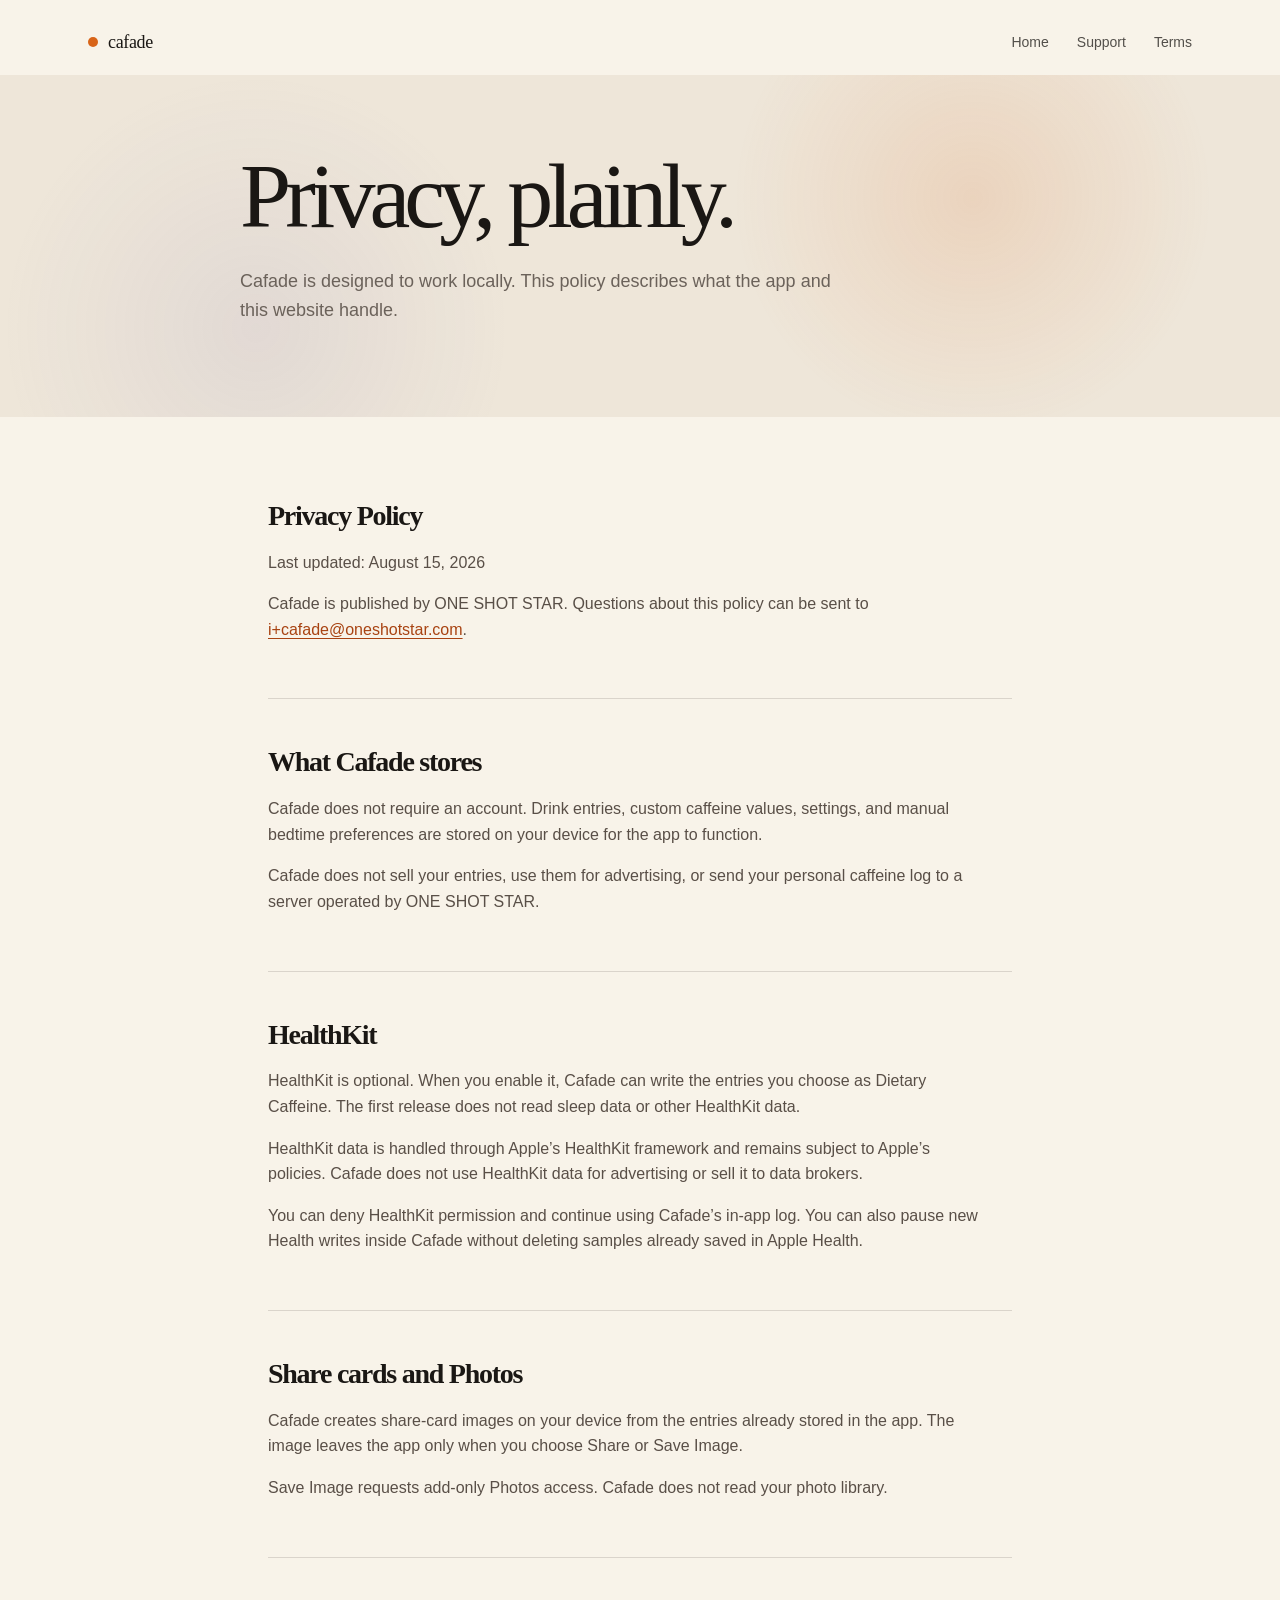
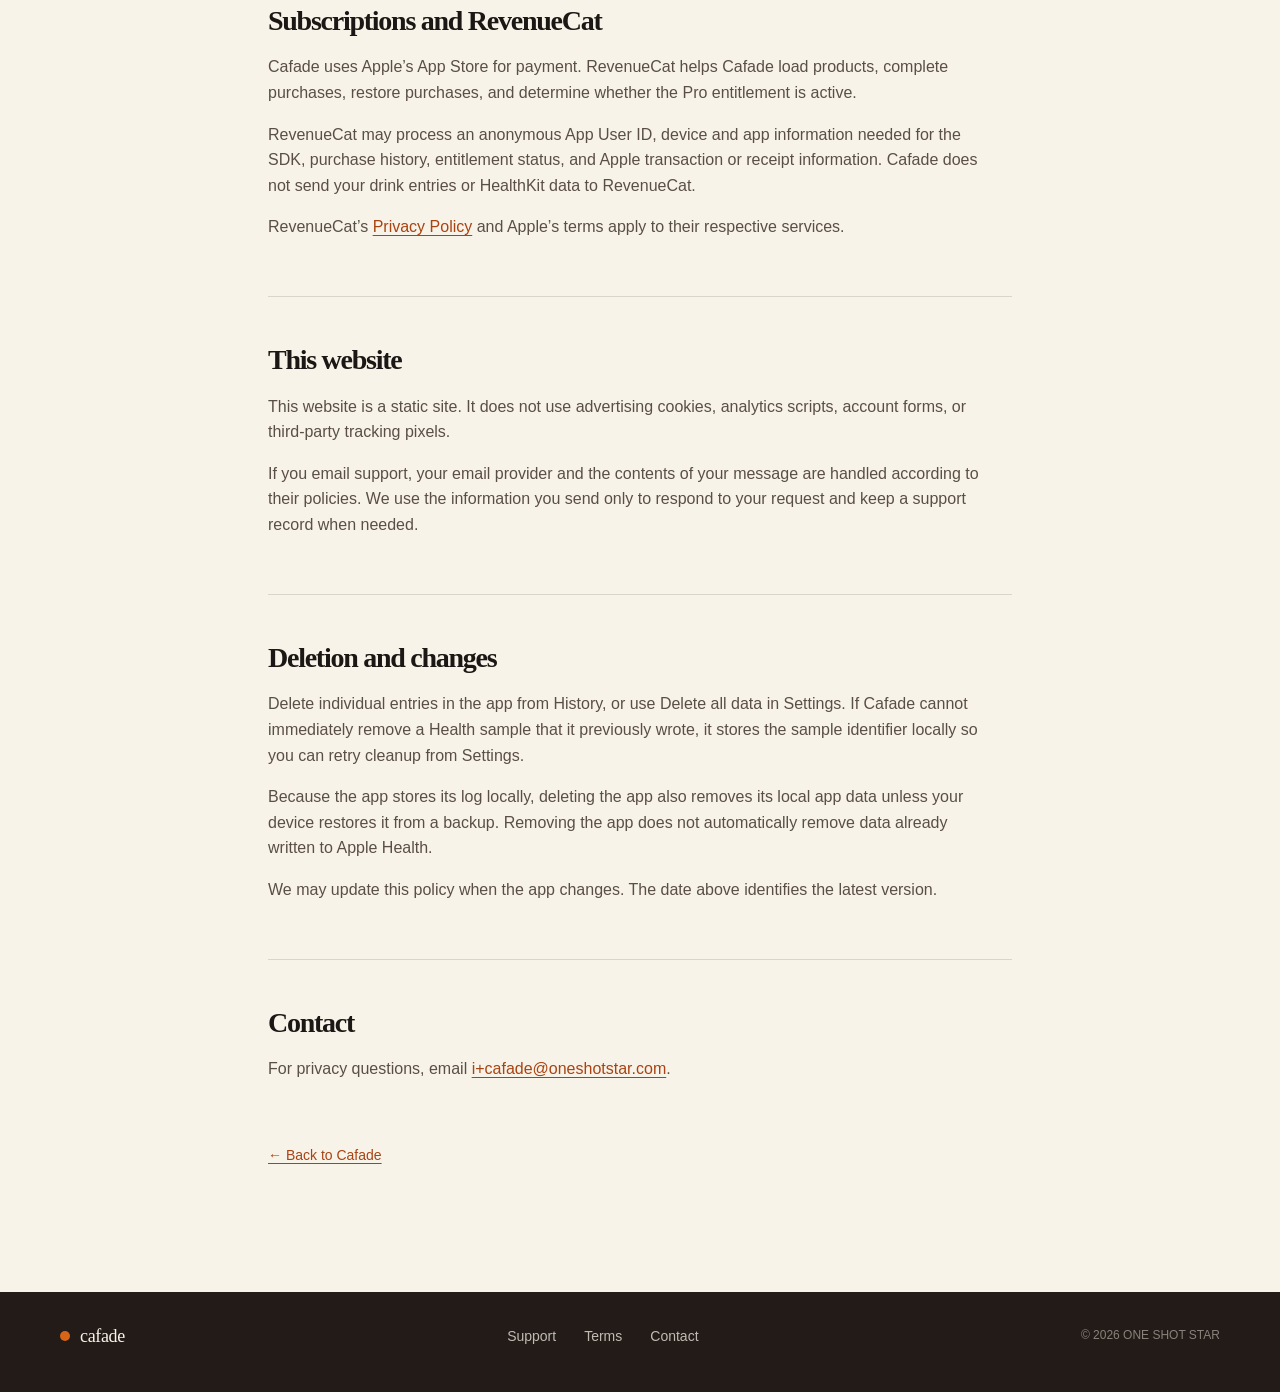
<file: site/privacy/index.html>
<!doctype html>
<html lang="en">
  <head>
    <meta charset="utf-8" />
    <meta name="viewport" content="width=device-width, initial-scale=1" />
    <meta name="theme-color" content="#f8f3e9" />
    <meta name="description" content="Cafade Privacy Policy." />
    <link rel="canonical" href="https://cafade.oneshotstar.com/privacy/" />
    <title>Privacy Policy — Cafade</title>
    <link rel="icon" href="/assets/app-icon.png" type="image/png" />
    <link rel="stylesheet" href="../styles.css" />
  </head>
  <body>
    <header class="site-header">
      <a class="brand" href="/"><span class="brand-mark" aria-hidden="true"></span>cafade</a>
      <nav class="site-nav" aria-label="Primary navigation">
        <a href="/">Home</a>
        <a href="/support/">Support</a>
        <a href="/terms/">Terms</a>
      </nav>
    </header>
    <main class="page-main">
      <section class="page-hero">
        <div class="page-hero-inner">
          <h1>Privacy, plainly.</h1>
          <p>Cafade is designed to work locally. This policy describes what the app and this website handle.</p>
        </div>
      </section>
      <article class="legal-content">
        <section>
          <h2>Privacy Policy</h2>
          <p>Last updated: August 15, 2026</p>
          <p>Cafade is published by ONE SHOT STAR. Questions about this policy can be sent to <a href="mailto:i+cafade@oneshotstar.com">i+cafade@oneshotstar.com</a>.</p>
        </section>
        <section>
          <h2>What Cafade stores</h2>
          <p>Cafade does not require an account. Drink entries, custom caffeine values, settings, and manual bedtime preferences are stored on your device for the app to function.</p>
          <p>Cafade does not sell your entries, use them for advertising, or send your personal caffeine log to a server operated by ONE SHOT STAR.</p>
        </section>
        <section>
          <h2>HealthKit</h2>
          <p>HealthKit is optional. When you enable it, Cafade can write the entries you choose as Dietary Caffeine. The first release does not read sleep data or other HealthKit data.</p>
          <p>HealthKit data is handled through Apple’s HealthKit framework and remains subject to Apple’s policies. Cafade does not use HealthKit data for advertising or sell it to data brokers.</p>
          <p>You can deny HealthKit permission and continue using Cafade’s in-app log. You can also pause new Health writes inside Cafade without deleting samples already saved in Apple Health.</p>
        </section>
        <section>
          <h2>Share cards and Photos</h2>
          <p>Cafade creates share-card images on your device from the entries already stored in the app. The image leaves the app only when you choose Share or Save Image.</p>
          <p>Save Image requests add-only Photos access. Cafade does not read your photo library.</p>
        </section>
        <section>
          <h2>Subscriptions and RevenueCat</h2>
          <p>Cafade uses Apple’s App Store for payment. RevenueCat helps Cafade load products, complete purchases, restore purchases, and determine whether the Pro entitlement is active.</p>
          <p>RevenueCat may process an anonymous App User ID, device and app information needed for the SDK, purchase history, entitlement status, and Apple transaction or receipt information. Cafade does not send your drink entries or HealthKit data to RevenueCat.</p>
          <p>RevenueCat’s <a href="https://www.revenuecat.com/privacy/" target="_blank" rel="noreferrer">Privacy Policy</a> and Apple’s terms apply to their respective services.</p>
        </section>
        <section>
          <h2>This website</h2>
          <p>This website is a static site. It does not use advertising cookies, analytics scripts, account forms, or third-party tracking pixels.</p>
          <p>If you email support, your email provider and the contents of your message are handled according to their policies. We use the information you send only to respond to your request and keep a support record when needed.</p>
        </section>
        <section>
          <h2>Deletion and changes</h2>
          <p>Delete individual entries in the app from History, or use Delete all data in Settings. If Cafade cannot immediately remove a Health sample that it previously wrote, it stores the sample identifier locally so you can retry cleanup from Settings.</p>
          <p>Because the app stores its log locally, deleting the app also removes its local app data unless your device restores it from a backup. Removing the app does not automatically remove data already written to Apple Health.</p>
          <p>We may update this policy when the app changes. The date above identifies the latest version.</p>
        </section>
        <section>
          <h2>Contact</h2>
          <p>For privacy questions, email <a href="mailto:i+cafade@oneshotstar.com">i+cafade@oneshotstar.com</a>.</p>
        </section>
        <a class="back-link" href="/">← Back to Cafade</a>
      </article>
    </main>
    <footer class="site-footer">
      <div class="footer-inner">
        <a class="brand" href="/"><span class="brand-mark" aria-hidden="true"></span>cafade</a>
        <div class="site-nav" aria-label="Footer navigation"><a href="/support/">Support</a><a href="/terms/">Terms</a><a href="mailto:i+cafade@oneshotstar.com">Contact</a></div>
        <span class="footer-meta">© 2026 ONE SHOT STAR</span>
      </div>
    </footer>
  </body>
</html>
</file>
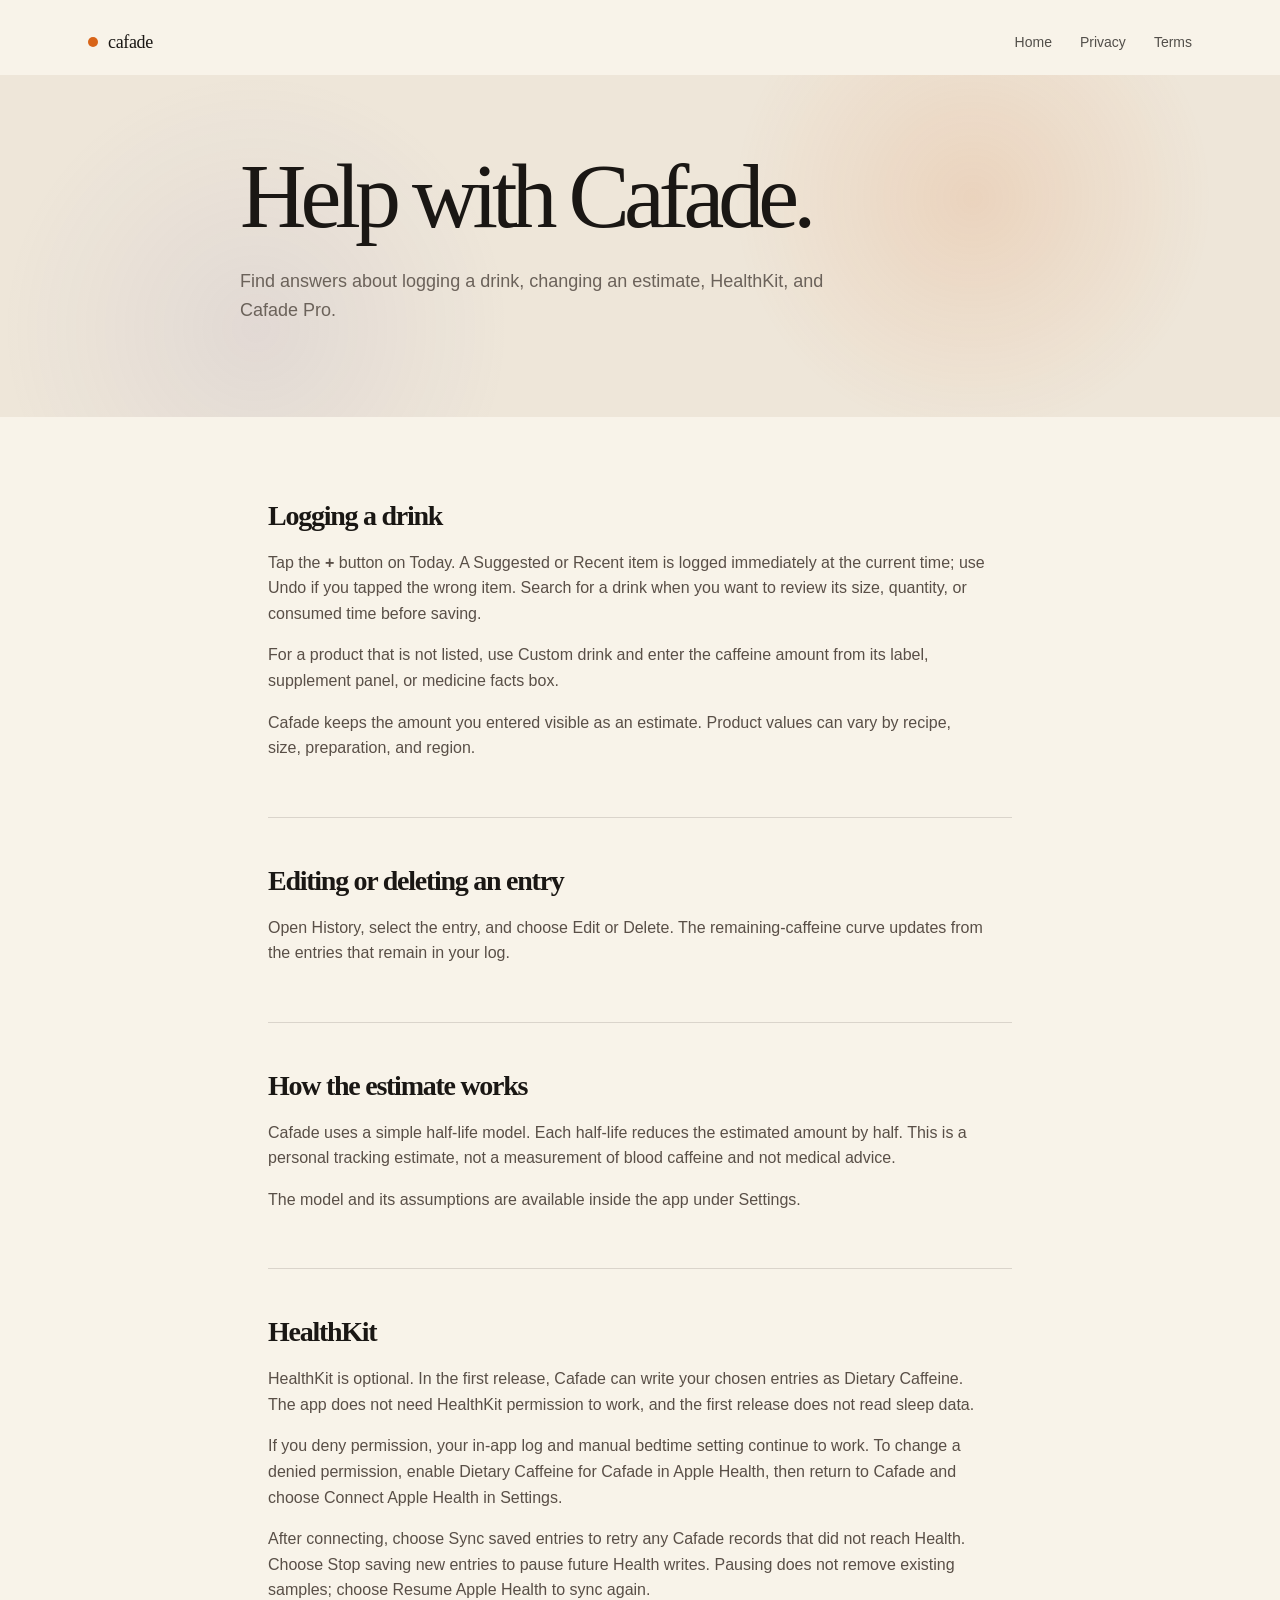
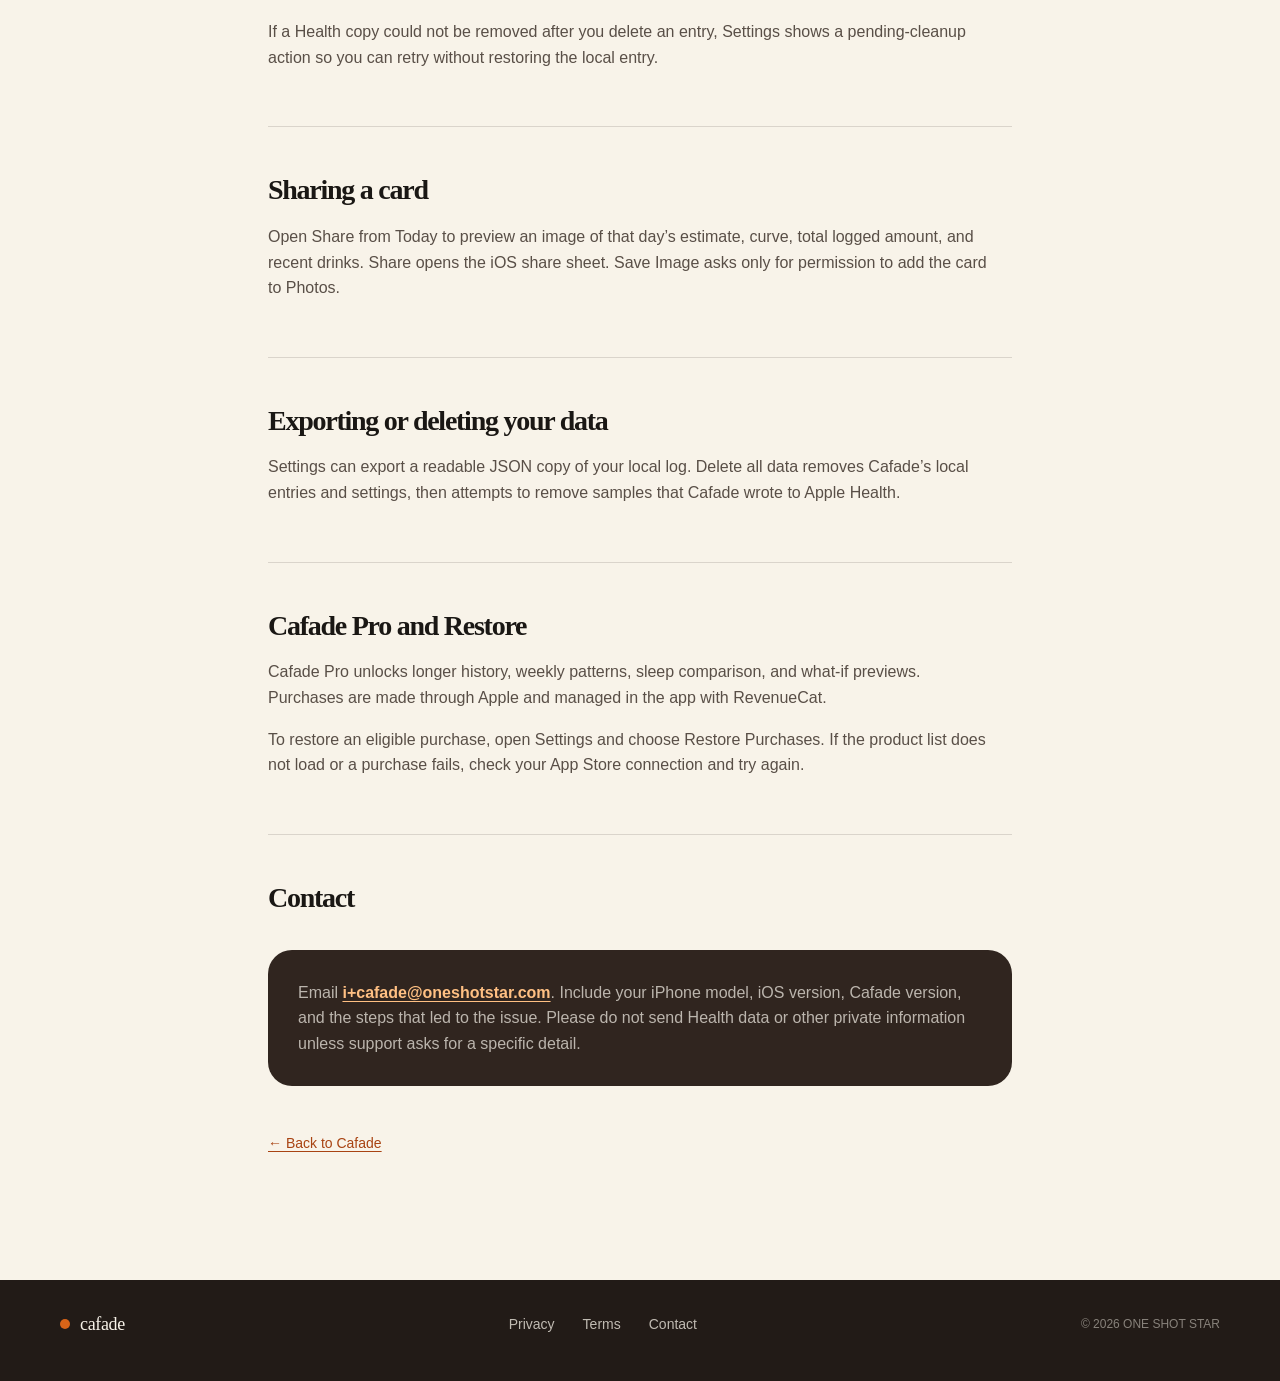
<file: site/support/index.html>
<!doctype html>
<html lang="en">
  <head>
    <meta charset="utf-8" />
    <meta name="viewport" content="width=device-width, initial-scale=1" />
    <meta name="theme-color" content="#f8f3e9" />
    <meta name="description" content="Support for Cafade." />
    <link rel="canonical" href="https://cafade.oneshotstar.com/support/" />
    <title>Support — Cafade</title>
    <link rel="icon" href="/assets/app-icon.png" type="image/png" />
    <link rel="stylesheet" href="../styles.css" />
  </head>
  <body>
    <header class="site-header">
      <a class="brand" href="/"><span class="brand-mark" aria-hidden="true"></span>cafade</a>
      <nav class="site-nav" aria-label="Primary navigation">
        <a href="/">Home</a>
        <a href="/privacy/">Privacy</a>
        <a href="/terms/">Terms</a>
      </nav>
    </header>
    <main class="page-main">
      <section class="page-hero">
        <div class="page-hero-inner">
          <h1>Help with Cafade.</h1>
          <p>Find answers about logging a drink, changing an estimate, HealthKit, and Cafade Pro.</p>
        </div>
      </section>
      <div class="legal-content">
        <section>
          <h2>Logging a drink</h2>
          <p>Tap the <strong>+</strong> button on Today. A Suggested or Recent item is logged immediately at the current time; use Undo if you tapped the wrong item. Search for a drink when you want to review its size, quantity, or consumed time before saving.</p>
          <p>For a product that is not listed, use Custom drink and enter the caffeine amount from its label, supplement panel, or medicine facts box.</p>
          <p>Cafade keeps the amount you entered visible as an estimate. Product values can vary by recipe, size, preparation, and region.</p>
        </section>
        <section>
          <h2>Editing or deleting an entry</h2>
          <p>Open History, select the entry, and choose Edit or Delete. The remaining-caffeine curve updates from the entries that remain in your log.</p>
        </section>
        <section>
          <h2>How the estimate works</h2>
          <p>Cafade uses a simple half-life model. Each half-life reduces the estimated amount by half. This is a personal tracking estimate, not a measurement of blood caffeine and not medical advice.</p>
          <p>The model and its assumptions are available inside the app under Settings.</p>
        </section>
        <section>
          <h2>HealthKit</h2>
          <p>HealthKit is optional. In the first release, Cafade can write your chosen entries as Dietary Caffeine. The app does not need HealthKit permission to work, and the first release does not read sleep data.</p>
          <p>If you deny permission, your in-app log and manual bedtime setting continue to work. To change a denied permission, enable Dietary Caffeine for Cafade in Apple Health, then return to Cafade and choose Connect Apple Health in Settings.</p>
          <p>After connecting, choose Sync saved entries to retry any Cafade records that did not reach Health. Choose Stop saving new entries to pause future Health writes. Pausing does not remove existing samples; choose Resume Apple Health to sync again.</p>
          <p>If a Health copy could not be removed after you delete an entry, Settings shows a pending-cleanup action so you can retry without restoring the local entry.</p>
        </section>
        <section>
          <h2>Sharing a card</h2>
          <p>Open Share from Today to preview an image of that day’s estimate, curve, total logged amount, and recent drinks. Share opens the iOS share sheet. Save Image asks only for permission to add the card to Photos.</p>
        </section>
        <section>
          <h2>Exporting or deleting your data</h2>
          <p>Settings can export a readable JSON copy of your local log. Delete all data removes Cafade’s local entries and settings, then attempts to remove samples that Cafade wrote to Apple Health.</p>
        </section>
        <section>
          <h2>Cafade Pro and Restore</h2>
          <p>Cafade Pro unlocks longer history, weekly patterns, sleep comparison, and what-if previews. Purchases are made through Apple and managed in the app with RevenueCat.</p>
          <p>To restore an eligible purchase, open Settings and choose Restore Purchases. If the product list does not load or a purchase fails, check your App Store connection and try again.</p>
        </section>
        <section>
          <h2>Contact</h2>
          <div class="contact-block">
            <p>Email <a href="mailto:i+cafade@oneshotstar.com">i+cafade@oneshotstar.com</a>. Include your iPhone model, iOS version, Cafade version, and the steps that led to the issue. Please do not send Health data or other private information unless support asks for a specific detail.</p>
          </div>
        </section>
        <a class="back-link" href="/">← Back to Cafade</a>
      </div>
    </main>
    <footer class="site-footer">
      <div class="footer-inner">
        <a class="brand" href="/"><span class="brand-mark" aria-hidden="true"></span>cafade</a>
        <div class="site-nav" aria-label="Footer navigation"><a href="/privacy/">Privacy</a><a href="/terms/">Terms</a><a href="mailto:i+cafade@oneshotstar.com">Contact</a></div>
        <span class="footer-meta">© 2026 ONE SHOT STAR</span>
      </div>
    </footer>
  </body>
</html>
</file>
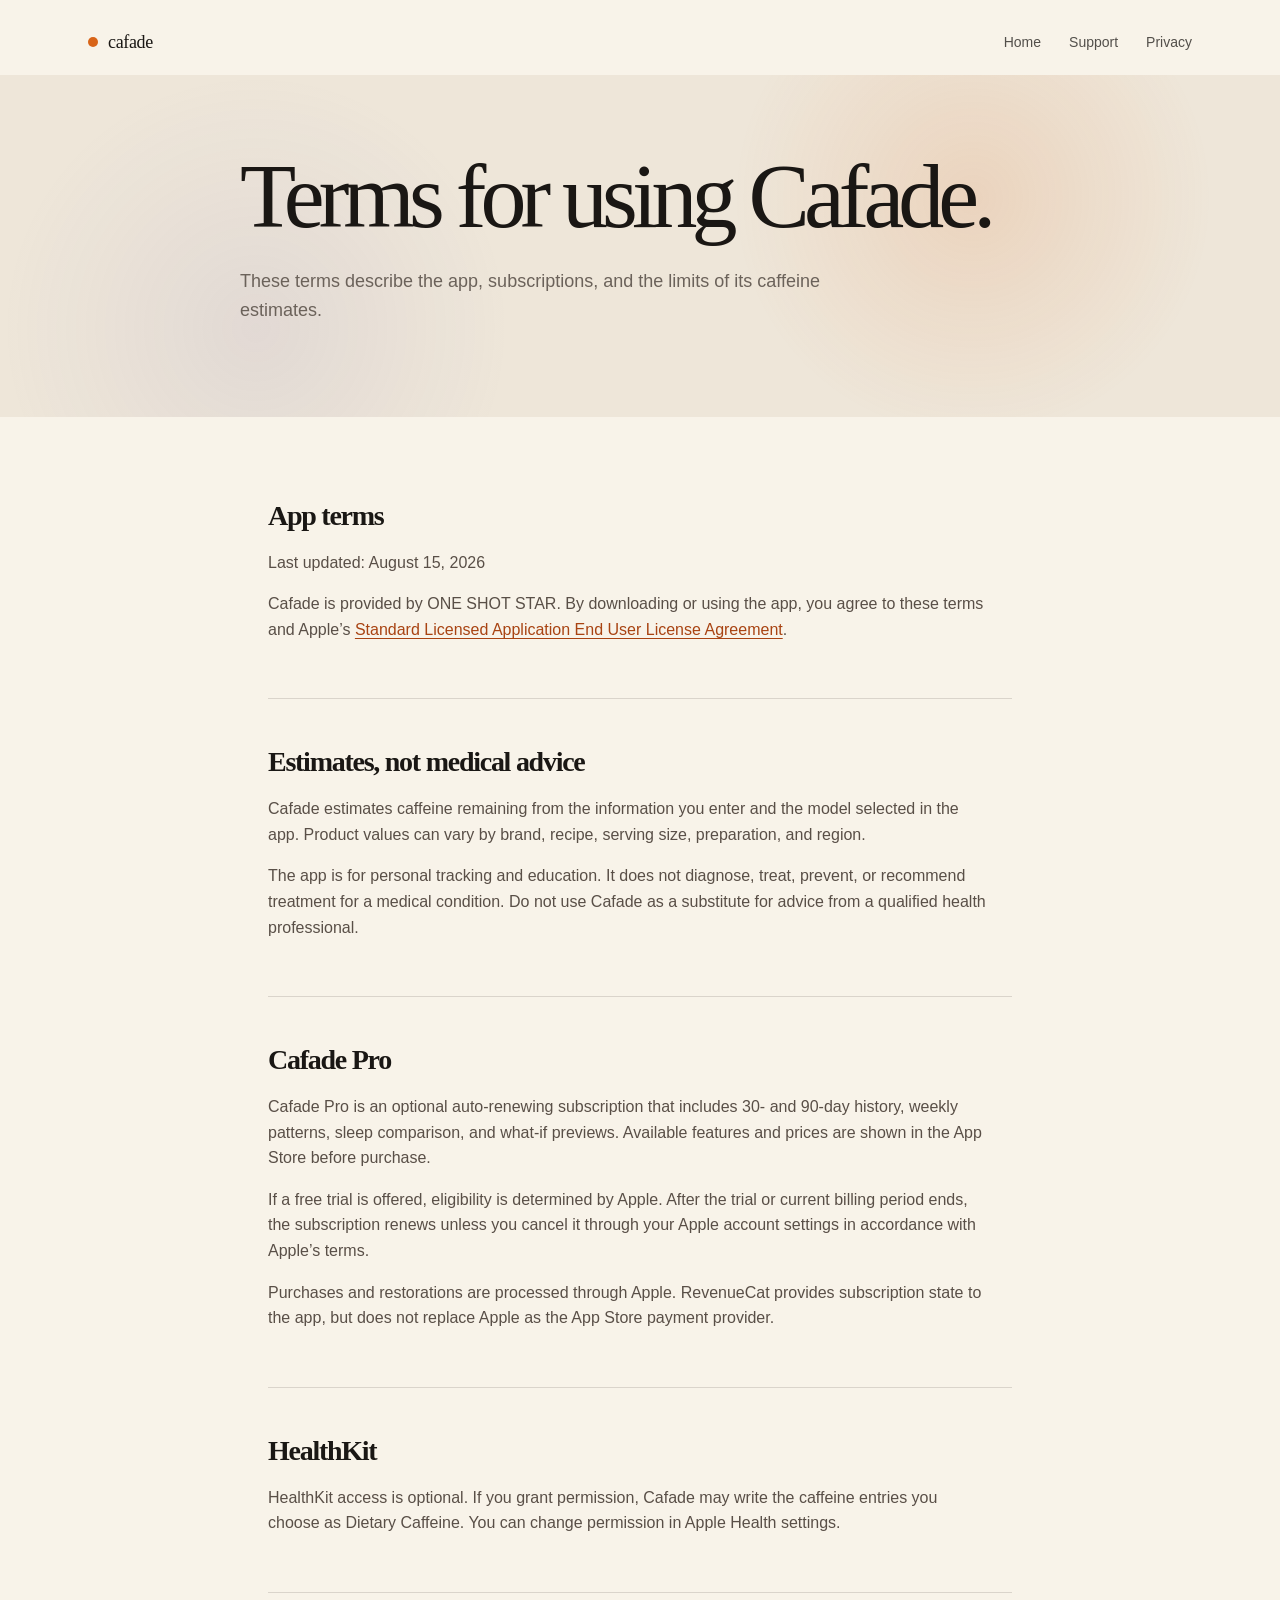
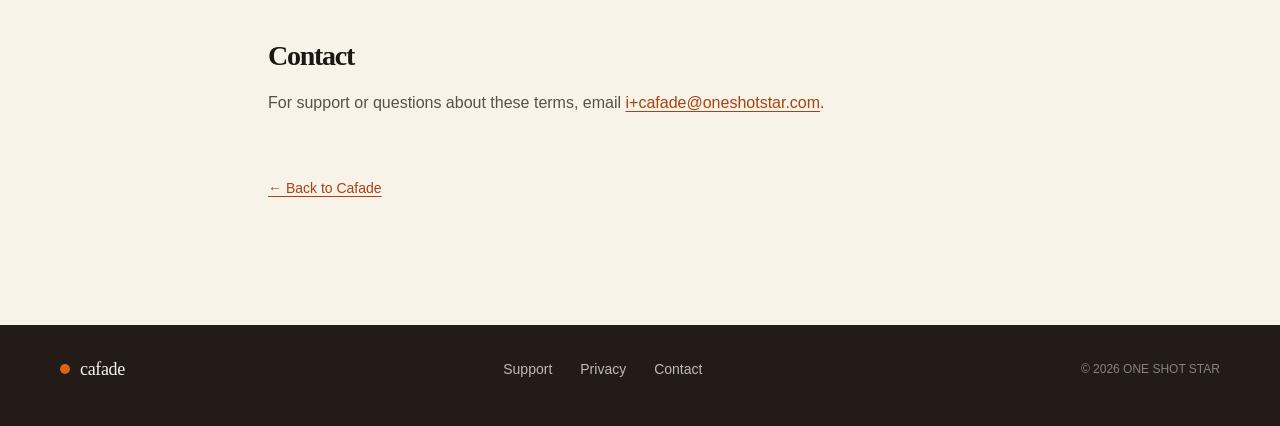
<file: site/terms/index.html>
<!doctype html>
<html lang="en">
  <head>
    <meta charset="utf-8" />
    <meta name="viewport" content="width=device-width, initial-scale=1" />
    <meta name="theme-color" content="#f8f3e9" />
    <meta name="description" content="Terms of Use for Cafade." />
    <link rel="canonical" href="https://cafade.oneshotstar.com/terms/" />
    <title>Terms of Use — Cafade</title>
    <link rel="icon" href="/assets/app-icon.png" type="image/png" />
    <link rel="stylesheet" href="../styles.css" />
  </head>
  <body>
    <header class="site-header">
      <a class="brand" href="/"><span class="brand-mark" aria-hidden="true"></span>cafade</a>
      <nav class="site-nav" aria-label="Primary navigation">
        <a href="/">Home</a>
        <a href="/support/">Support</a>
        <a href="/privacy/">Privacy</a>
      </nav>
    </header>
    <main class="page-main">
      <section class="page-hero">
        <div class="page-hero-inner">
          <h1>Terms for using Cafade.</h1>
          <p>These terms describe the app, subscriptions, and the limits of its caffeine estimates.</p>
        </div>
      </section>
      <article class="legal-content">
        <section>
          <h2>App terms</h2>
          <p>Last updated: August 15, 2026</p>
          <p>Cafade is provided by ONE SHOT STAR. By downloading or using the app, you agree to these terms and Apple’s <a href="https://www.apple.com/legal/internet-services/itunes/dev/stdeula/" target="_blank" rel="noreferrer">Standard Licensed Application End User License Agreement</a>.</p>
        </section>
        <section>
          <h2>Estimates, not medical advice</h2>
          <p>Cafade estimates caffeine remaining from the information you enter and the model selected in the app. Product values can vary by brand, recipe, serving size, preparation, and region.</p>
          <p>The app is for personal tracking and education. It does not diagnose, treat, prevent, or recommend treatment for a medical condition. Do not use Cafade as a substitute for advice from a qualified health professional.</p>
        </section>
        <section>
          <h2>Cafade Pro</h2>
          <p>Cafade Pro is an optional auto-renewing subscription that includes 30- and 90-day history, weekly patterns, sleep comparison, and what-if previews. Available features and prices are shown in the App Store before purchase.</p>
          <p>If a free trial is offered, eligibility is determined by Apple. After the trial or current billing period ends, the subscription renews unless you cancel it through your Apple account settings in accordance with Apple’s terms.</p>
          <p>Purchases and restorations are processed through Apple. RevenueCat provides subscription state to the app, but does not replace Apple as the App Store payment provider.</p>
        </section>
        <section>
          <h2>HealthKit</h2>
          <p>HealthKit access is optional. If you grant permission, Cafade may write the caffeine entries you choose as Dietary Caffeine. You can change permission in Apple Health settings.</p>
        </section>
        <section>
          <h2>Contact</h2>
          <p>For support or questions about these terms, email <a href="mailto:i+cafade@oneshotstar.com">i+cafade@oneshotstar.com</a>.</p>
        </section>
        <a class="back-link" href="/">← Back to Cafade</a>
      </article>
    </main>
    <footer class="site-footer">
      <div class="footer-inner">
        <a class="brand" href="/"><span class="brand-mark" aria-hidden="true"></span>cafade</a>
        <div class="site-nav" aria-label="Footer navigation"><a href="/support/">Support</a><a href="/privacy/">Privacy</a><a href="mailto:i+cafade@oneshotstar.com">Contact</a></div>
        <span class="footer-meta">© 2026 ONE SHOT STAR</span>
      </div>
    </footer>
  </body>
</html>
</file>
<file: site/styles.css>
:root {
  --night: #221b17;
  --night-soft: #30251f;
  --paper: #f8f3e9;
  --paper-deep: #eee6d9;
  --ink: #1a1714;
  --muted: #6b625a;
  --line: rgba(35, 27, 22, 0.14);
  --line-dark: rgba(248, 243, 233, 0.18);
  --saffron: #d86418;
  --coffee: #a84312;
  --lavender: #7469a8;
  --ice: #596fae;
  --coral: #b74427;
  --max: 1160px;
  --radius: 24px;
}

* {
  box-sizing: border-box;
}

html {
  scroll-behavior: smooth;
}

body {
  margin: 0;
  background: var(--paper);
  color: var(--ink);
  font-family: Inter, ui-sans-serif, -apple-system, BlinkMacSystemFont, "SF Pro Display", "Helvetica Neue", Arial, sans-serif;
  font-size: 16px;
  line-height: 1.6;
  text-rendering: optimizeLegibility;
}

img {
  display: block;
  max-width: 100%;
}

a {
  color: inherit;
}

.site-header {
  align-items: center;
  display: flex;
  justify-content: space-between;
  margin: 0 auto;
  max-width: var(--max);
  padding: 28px 28px 18px;
}

.site-header.dark {
  color: var(--ink);
}

.brand {
  align-items: center;
  display: inline-flex;
  font-size: 18px;
  font-family: Georgia, "Times New Roman", serif;
  font-weight: 500;
  gap: 10px;
  letter-spacing: -0.02em;
  text-decoration: none;
}

.brand-mark {
  background: var(--saffron);
  border-radius: 50%;
  display: inline-block;
  height: 10px;
  width: 10px;
}

.site-nav {
  align-items: center;
  display: flex;
  font-size: 14px;
  gap: 28px;
}

.site-nav a {
  opacity: 0.74;
  text-decoration: none;
  white-space: nowrap;
  transition: opacity 160ms ease, color 160ms ease;
}

.site-nav a:hover,
.site-nav a:focus-visible {
  opacity: 1;
}

.hero {
  background:
    radial-gradient(circle at 78% 38%, rgba(216, 100, 24, 0.14), transparent 28%),
    radial-gradient(circle at 70% 70%, rgba(116, 105, 168, 0.13), transparent 24%),
    var(--paper);
  color: var(--ink);
  min-height: 720px;
  overflow: hidden;
}

.hero-inner {
  align-items: start;
  display: grid;
  gap: 48px;
  grid-template-columns: minmax(0, 1.05fr) minmax(390px, 0.95fr);
  margin: 0 auto;
  max-width: var(--max);
  padding: 70px 28px 92px;
}

.hero-copy h1 {
  font-family: Georgia, "Times New Roman", serif;
  font-size: clamp(58px, 8vw, 112px);
  font-weight: 400;
  letter-spacing: -0.07em;
  line-height: 0.94;
  margin: 0;
  max-width: 650px;
}

.hero-copy h1 span {
  color: var(--coffee);
  white-space: nowrap;
}

.hero-copy p {
  max-width: 450px;
}

.hero-lede {
  color: var(--muted);
  font-size: 19px;
  margin: 36px 0 0;
}

.hero-actions {
  align-items: center;
  display: flex;
  flex-wrap: wrap;
  gap: 18px;
  margin-top: 34px;
}

.app-store-badge {
  display: inline-block;
  line-height: 0;
}

.app-store-badge img {
  display: block;
  height: 60px;
  width: auto;
}

.app-store-badge:focus-visible {
  border-radius: 8px;
}

.button {
  align-items: center;
  background: var(--ink);
  border: 1px solid var(--ink);
  border-radius: 999px;
  color: var(--paper);
  display: inline-flex;
  font-size: 14px;
  font-weight: 700;
  justify-content: center;
  min-height: 48px;
  padding: 0 22px;
  text-decoration: none;
  transition: background 160ms ease, border-color 160ms ease, color 160ms ease, transform 160ms ease;
}

.button:hover,
.button:focus-visible {
  background: var(--coffee);
  border-color: var(--coffee);
  transform: translateY(-1px);
}

.button.quiet {
  background: transparent;
  border-color: rgba(26, 23, 20, 0.28);
  color: var(--ink);
}

.button.quiet:hover,
.button.quiet:focus-visible {
  border-color: var(--ink);
}

.hero-note {
  color: var(--muted);
  font-size: 12px;
  margin: 22px 0 0;
}

.hero-visual {
  min-height: 650px;
  margin: 0;
  position: relative;
}

.hero-visual::before {
  border: 1px solid rgba(168, 67, 18, 0.18);
  border-radius: 50%;
  content: "";
  height: 480px;
  left: 18%;
  position: absolute;
  top: -9%;
  width: 480px;
}

.hero-device-stack {
  height: 650px;
  margin: 0 auto;
  max-width: 520px;
  position: relative;
  width: 100%;
}

.hero-device {
  aspect-ratio: 442 / 960;
  background: #171310;
  border: 8px solid #171310;
  border-radius: 48px;
  box-shadow: 0 28px 90px rgba(69, 41, 26, 0.2);
  overflow: hidden;
  position: absolute;
}

.hero-device img {
  display: block;
  height: 100%;
  object-fit: cover;
  width: 100%;
}

.hero-device-back {
  opacity: 0.82;
  right: 30px;
  top: 12px;
  transform: rotate(7deg);
  width: 286px;
}

.hero-device-front {
  left: 54px;
  top: 48px;
  transform: rotate(-4deg);
  width: 304px;
}

.section {
  margin: 0 auto;
  max-width: var(--max);
  padding: 124px 28px;
}

.section-intro {
  align-items: start;
  display: grid;
  gap: 72px;
  grid-template-columns: minmax(150px, 0.4fr) minmax(0, 1fr);
}

.section-number {
  color: var(--coral);
  font-variant-numeric: tabular-nums;
  font-size: 13px;
  font-weight: 700;
  letter-spacing: 0.08em;
}

.section h2 {
  font-family: Georgia, "Times New Roman", serif;
  font-size: clamp(42px, 5vw, 76px);
  font-weight: 400;
  letter-spacing: -0.06em;
  line-height: 0.98;
  margin: 0;
  max-width: 700px;
}

.section-intro p {
  color: var(--muted);
  font-size: 18px;
  margin: 28px 0 0;
  max-width: 580px;
}

.feature-list {
  border-top: 1px solid var(--line);
  margin: 92px 0 0;
}

.feature-row {
  align-items: baseline;
  border-bottom: 1px solid var(--line);
  display: grid;
  gap: 36px;
  grid-template-columns: minmax(220px, 0.72fr) minmax(0, 1fr);
  padding: 30px 0 34px;
}

.feature-row h3 {
  font-family: Georgia, "Times New Roman", serif;
  font-size: clamp(22px, 2.5vw, 34px);
  font-weight: 400;
  letter-spacing: -0.04em;
  margin: 0;
}

.feature-row p {
  color: var(--muted);
  margin: 0;
  max-width: 560px;
}

.feature-index {
  color: var(--muted);
  display: block;
  font-size: 12px;
  letter-spacing: 0.08em;
  margin-bottom: 12px;
}

.dark-section {
  background:
    radial-gradient(circle at 10% 30%, rgba(116, 105, 168, 0.12), transparent 28%),
    var(--paper-deep);
  color: var(--ink);
}

.dark-section .section-intro p,
.dark-section .feature-row p {
  color: var(--muted);
}

.dark-section .feature-list,
.dark-section .feature-row {
  border-color: var(--line);
}

.dark-section .section-number,
.dark-section .feature-index {
  color: var(--lavender);
}

.pro-section {
  background: var(--night);
  color: var(--paper);
}

.pro-section .section-number,
.pro-kicker {
  color: #ffc083;
}

.pro-section .section-intro p,
.pro-copy p,
.pro-price small {
  color: rgba(248, 243, 233, 0.66);
}

.pro-offer {
  align-items: center;
  border-bottom: 1px solid var(--line-dark);
  border-top: 1px solid var(--line-dark);
  display: grid;
  gap: 48px;
  grid-template-columns: minmax(0, 1.15fr) minmax(240px, 0.85fr) auto;
  margin-top: 86px;
  padding: 32px 0 36px;
}

.pro-kicker {
  display: block;
  font-size: 12px;
  font-weight: 700;
  letter-spacing: 0.1em;
  margin-bottom: 14px;
}

.pro-copy h3 {
  font-family: Georgia, "Times New Roman", serif;
  font-size: clamp(28px, 3vw, 42px);
  font-weight: 400;
  letter-spacing: -0.05em;
  line-height: 1;
  margin: 0;
}

.pro-copy p {
  margin: 18px 0 0;
  max-width: 420px;
}

.pro-prices {
  display: grid;
  gap: 24px;
  grid-template-columns: repeat(2, minmax(0, 1fr));
}

.pro-price {
  border-left: 1px solid var(--line-dark);
  display: grid;
  gap: 3px;
  padding-left: 18px;
}

.pro-price span {
  color: rgba(248, 243, 233, 0.72);
  font-size: 13px;
  letter-spacing: 0.04em;
}

.pro-price strong {
  font-family: Georgia, "Times New Roman", serif;
  font-size: 30px;
  font-weight: 400;
  letter-spacing: -0.04em;
  line-height: 1;
}

.pro-price small {
  font-size: 12px;
}

.pro-section .button {
  background: var(--paper);
  border-color: var(--paper);
  color: var(--ink);
  white-space: nowrap;
}

.pro-section .button:hover,
.pro-section .button:focus-visible {
  background: #ffc083;
  border-color: #ffc083;
}

.closing {
  align-items: end;
  display: flex;
  gap: 48px;
  justify-content: space-between;
}

.closing p {
  color: var(--muted);
  margin: 20px 0 0;
  max-width: 480px;
}

.closing-actions {
  align-items: center;
  display: flex;
  flex-wrap: wrap;
  gap: 22px;
}

.inline-link {
  color: var(--ink);
  font-size: 14px;
  font-weight: 700;
  text-underline-offset: 4px;
  white-space: nowrap;
}

.site-footer {
  background: var(--night);
  color: var(--paper);
  padding: 30px 28px 42px;
}

.footer-inner {
  align-items: center;
  display: flex;
  gap: 28px;
  justify-content: space-between;
  margin: 0 auto;
  max-width: var(--max);
}

.footer-meta {
  color: rgba(246, 242, 233, 0.48);
  font-size: 12px;
}

.page-main {
  min-height: calc(100vh - 130px);
}

.page-hero {
  background:
    radial-gradient(circle at 76% 36%, rgba(216, 100, 24, 0.14), transparent 24%),
    radial-gradient(circle at 20% 74%, rgba(116, 105, 168, 0.10), transparent 24%),
    var(--paper-deep);
  color: var(--ink);
  padding: 78px 28px 92px;
}

.page-hero-inner,
.legal-content {
  margin: 0 auto;
  max-width: 800px;
}

.page-hero h1 {
  font-family: Georgia, "Times New Roman", serif;
  font-size: clamp(52px, 8vw, 92px);
  font-weight: 400;
  letter-spacing: -0.065em;
  line-height: 0.94;
  margin: 0;
}

.page-hero p {
  color: var(--muted);
  font-size: 18px;
  margin: 28px 0 0;
  max-width: 600px;
}

.legal-content {
  padding: 84px 28px 124px;
}

.legal-content section + section {
  border-top: 1px solid var(--line);
  margin-top: 56px;
  padding-top: 48px;
}

.legal-content h2 {
  font-family: Georgia, "Times New Roman", serif;
  font-size: 28px;
  letter-spacing: -0.045em;
  line-height: 1.1;
  margin: 0 0 18px;
}

.legal-content h3 {
  font-family: Georgia, "Times New Roman", serif;
  font-size: 19px;
  letter-spacing: -0.025em;
  margin: 32px 0 8px;
}

.legal-content p,
.legal-content li {
  color: #594f47;
  max-width: 720px;
}

.legal-content ul {
  padding-left: 20px;
}

.legal-content a {
  color: var(--coffee);
  text-underline-offset: 3px;
}

.contact-block {
  background: var(--night-soft);
  border-radius: var(--radius);
  color: var(--paper);
  margin-top: 36px;
  padding: 30px;
}

.contact-block p {
  color: rgba(246, 242, 233, 0.7);
  margin: 0;
}

.contact-block a {
  color: #ffc083;
  font-weight: 700;
}

.back-link {
  display: inline-block;
  font-size: 14px;
  margin-top: 46px;
}

:focus-visible {
  outline: 3px solid var(--saffron);
  outline-offset: 4px;
}

@media (max-width: 820px) {
  .site-header {
    padding: 22px 20px 14px;
  }

  .site-nav {
    gap: 16px;
  }

  .hero-inner {
    gap: 54px;
    grid-template-columns: 1fr;
    padding: 76px 20px 86px;
  }

  .hero-copy h1 span {
    white-space: normal;
  }

  .hero {
    min-height: 0;
  }

  .hero-visual {
    margin: 0 -8px;
    min-height: 580px;
  }

  .hero-visual::before {
    height: 340px;
    left: 20%;
    top: -10%;
    width: 340px;
  }

  .hero-device-stack {
    height: 580px;
    max-width: 360px;
  }

  .hero-device {
    border-radius: 38px;
    border-width: 7px;
  }

  .hero-device-back {
    right: 22px;
    top: 10px;
    width: 220px;
  }

  .hero-device-front {
    left: 34px;
    top: 38px;
    width: 236px;
  }

  .section {
    padding: 86px 20px;
  }

  .section-intro {
    gap: 26px;
    grid-template-columns: 1fr;
  }

  .feature-list {
    margin-top: 62px;
  }

  .feature-row {
    gap: 16px;
    grid-template-columns: 1fr;
  }

  .closing {
    align-items: start;
    flex-direction: column;
    gap: 28px;
  }

  .pro-offer {
    gap: 32px;
    grid-template-columns: 1fr;
    margin-top: 62px;
  }

  .pro-prices {
    max-width: 320px;
  }

  .footer-inner {
    align-items: start;
    flex-direction: column;
    gap: 16px;
  }

  .page-hero {
    padding: 62px 20px 74px;
  }

  .legal-content {
    padding: 66px 20px 96px;
  }
}

@media (max-width: 360px) {
  .site-header {
    padding-left: 16px;
    padding-right: 16px;
  }

  .site-nav {
    font-size: 13px;
    gap: 11px;
  }

  .brand {
    font-size: 17px;
    gap: 8px;
  }

  .hero-device-stack {
    height: 500px;
  }

  .hero-device {
    border-radius: 31px;
    border-width: 6px;
  }

  .hero-device-back {
    right: 16px;
    width: 178px;
  }

  .hero-device-front {
    left: 24px;
    top: 32px;
    width: 194px;
  }
}

@media (prefers-reduced-motion: reduce) {
  html {
    scroll-behavior: auto;
  }

  *,
  *::before,
  *::after {
    transition-duration: 0.01ms !important;
  }
}
</file>
